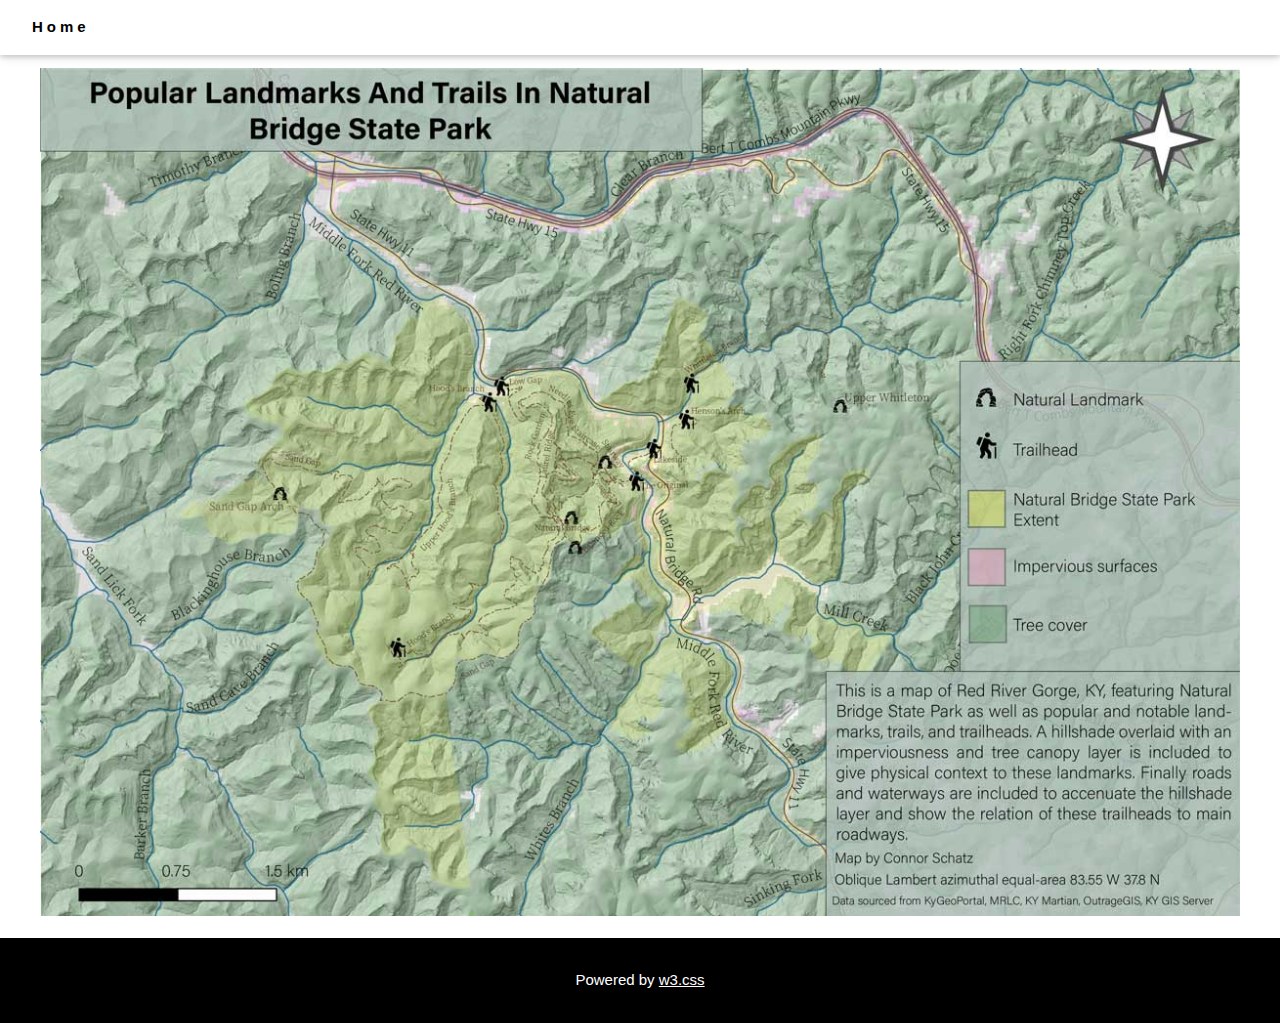
<file: page10.html>
<!DOCTYPE html>
<html>
<title>Connor Schatz</title>
<meta charset="UTF-8">
<meta name="viewport" content="width=device-width, initial-scale=1">
<link rel="stylesheet" href="css/w3.css">
<body>

<div class="w3-top">
  <div class="w3-bar w3-white w3-wide w3-padding w3-card">
    <a href="index.html" class="w3-bar-item w3-button"><b>Home</b></a>
    <!-- Float links to the right. -->
  </div>
</div>

<header class="w3-display-container w3-content w3-wide" style="max-width:1200px;" id="home">
  <br><br><br>
  <img class="w3-image" src="images/Lab-1-(Revision)--CS_web.jpg" alt="Architecture" width="1200" height="587">
  <br><br>
</header>

<footer class="w3-center w3-black w3-padding-16">
  <p>Powered by <a href="https://www.w3schools.com/w3css/default.asp" title="W3.CSS" target="_blank" class="w3-hover-text-green">w3.css</a></p>
</footer>

</body>
</html>
</file>
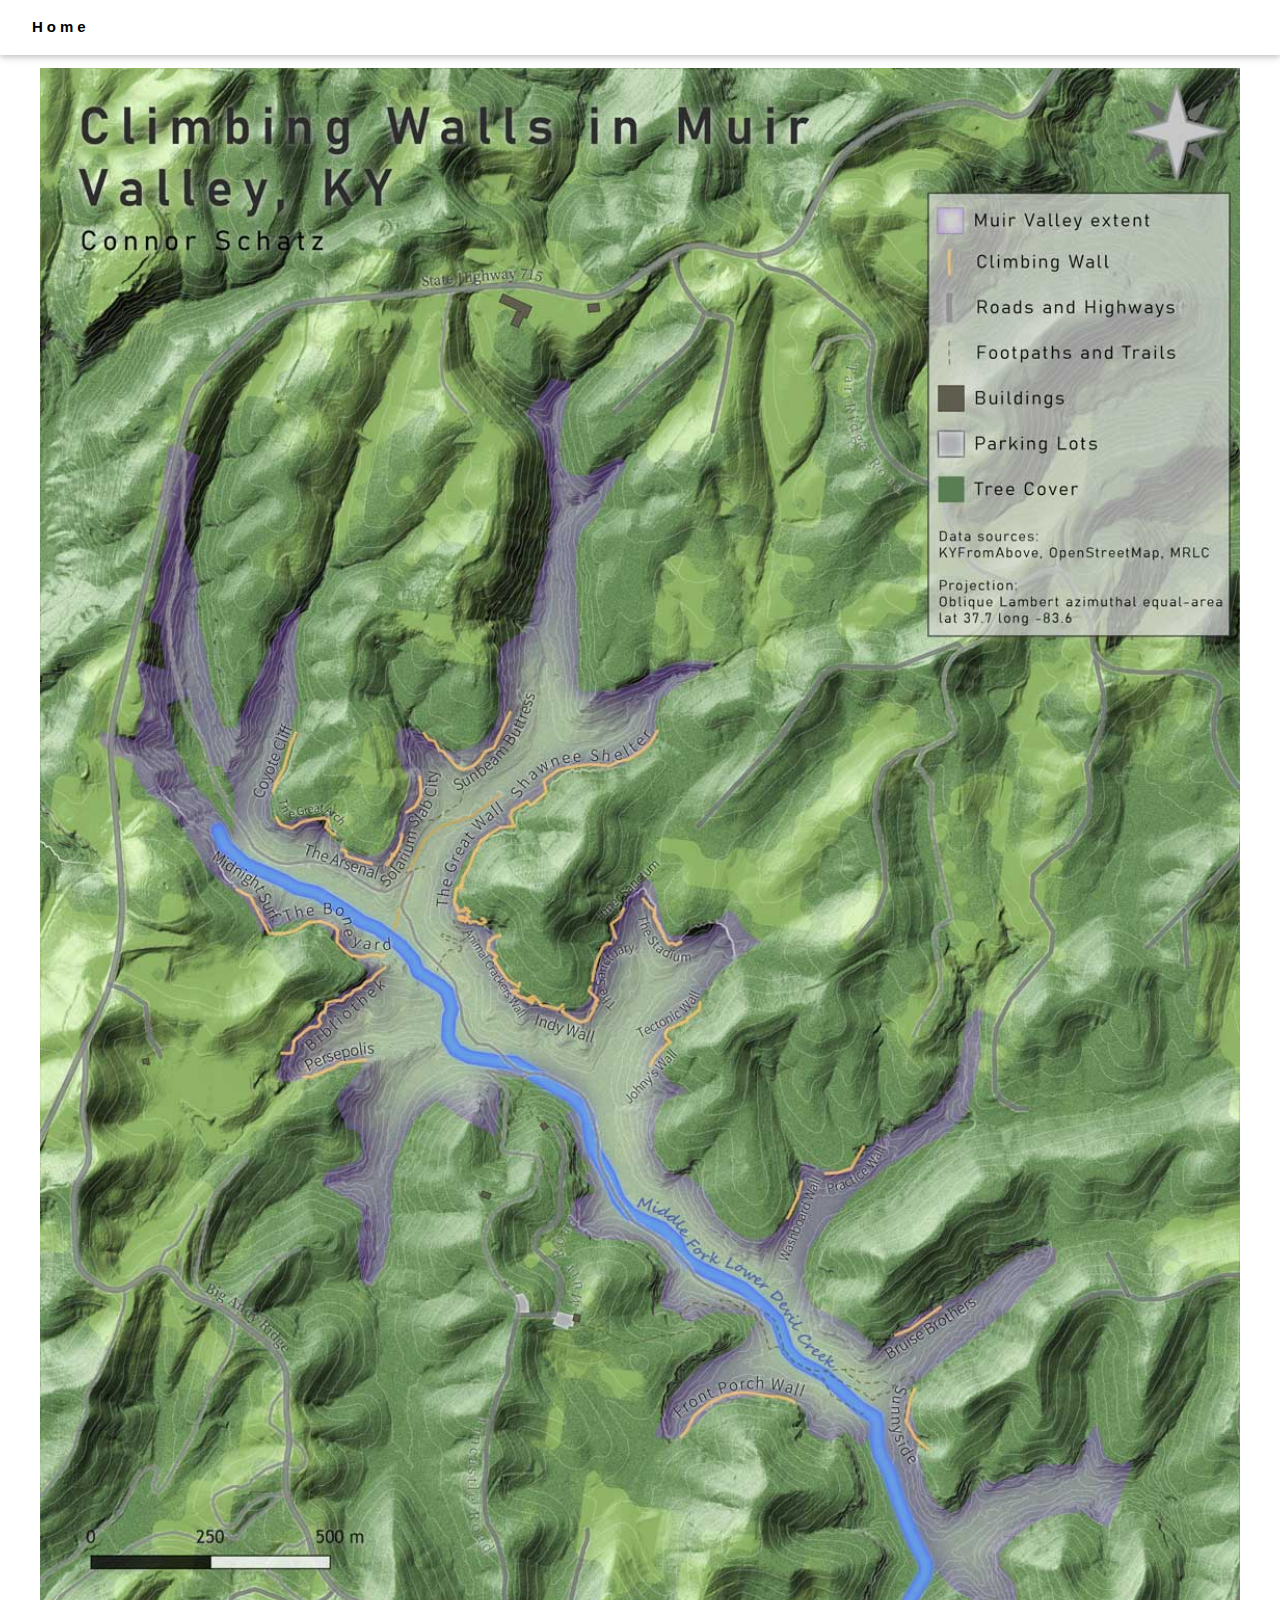
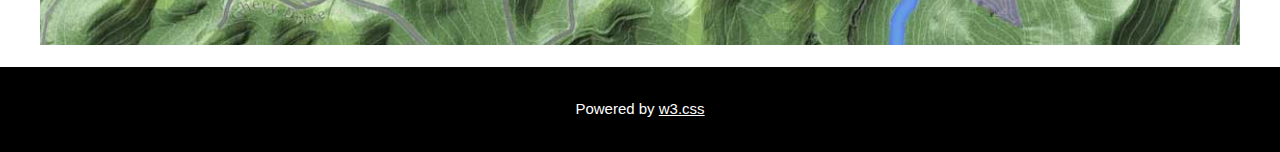
<file: page11.html>
<!DOCTYPE html>
<html>
<title>Connor Schatz</title>
<meta charset="UTF-8">
<meta name="viewport" content="width=device-width, initial-scale=1">
<link rel="stylesheet" href="css/w3.css">
<body>

<div class="w3-top">
  <div class="w3-bar w3-white w3-wide w3-padding w3-card">
    <a href="index.html" class="w3-bar-item w3-button"><b>Home</b></a>
    <!-- Float links to the right. -->
  </div>
</div>

<header class="w3-display-container w3-content w3-wide" style="max-width:1200px;" id="home">
  <br><br><br>
  <img class="w3-image" src="images/MuirValley_finalmap_web.jpg" alt="Architecture" width="1200" height="587">
  <br><br>
</header>

<footer class="w3-center w3-black w3-padding-16">
  <p>Powered by <a href="https://www.w3schools.com/w3css/default.asp" title="W3.CSS" target="_blank" class="w3-hover-text-green">w3.css</a></p>
</footer>

</body>
</html>
</file>
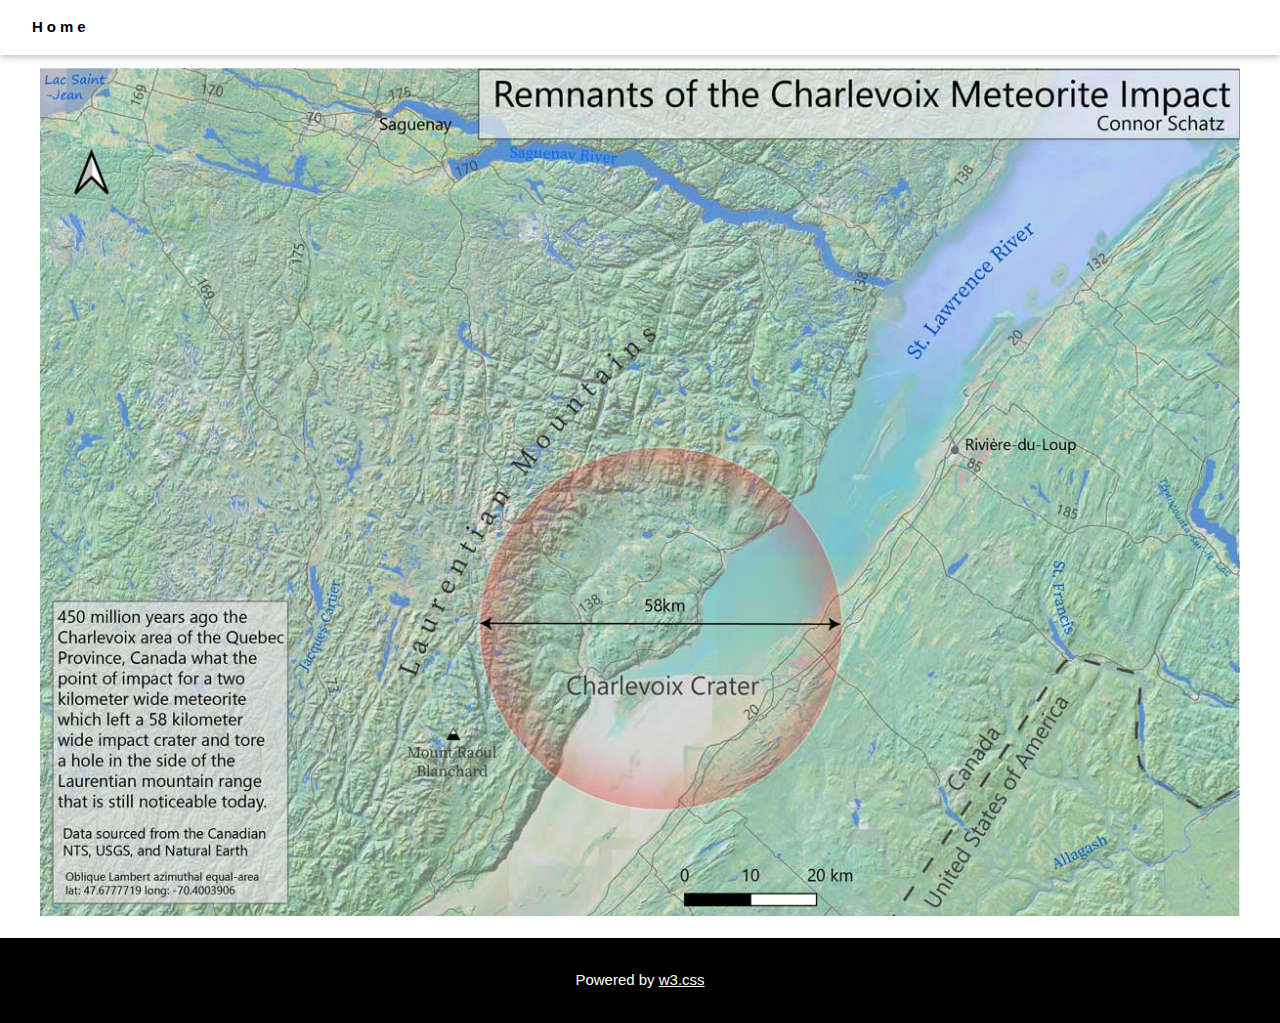
<file: page2.html>
<!DOCTYPE html>
<html>
<title>Connor Schatz</title>
<meta charset="UTF-8">
<meta name="viewport" content="width=device-width, initial-scale=1">
<link rel="stylesheet" href="css/w3.css">
<body>

<div class="w3-top">
  <div class="w3-bar w3-white w3-wide w3-padding w3-card">
    <a href="index.html" class="w3-bar-item w3-button"><b>Home</b></a>
    <!-- Float links to the right. -->
  </div>
</div>

<header class="w3-display-container w3-content w3-wide" style="max-width:1200px;" id="home">
  <br><br><br>
  <img class="w3-image" src="images/GEO-305-Final---CS_web.jpg" alt="Architecture" width="1200" height="587">
  <br><br>
</header>

<footer class="w3-center w3-black w3-padding-16">
  <p>Powered by <a href="https://www.w3schools.com/w3css/default.asp" title="W3.CSS" target="_blank" class="w3-hover-text-green">w3.css</a></p>
</footer>

</body>
</html>
</file>
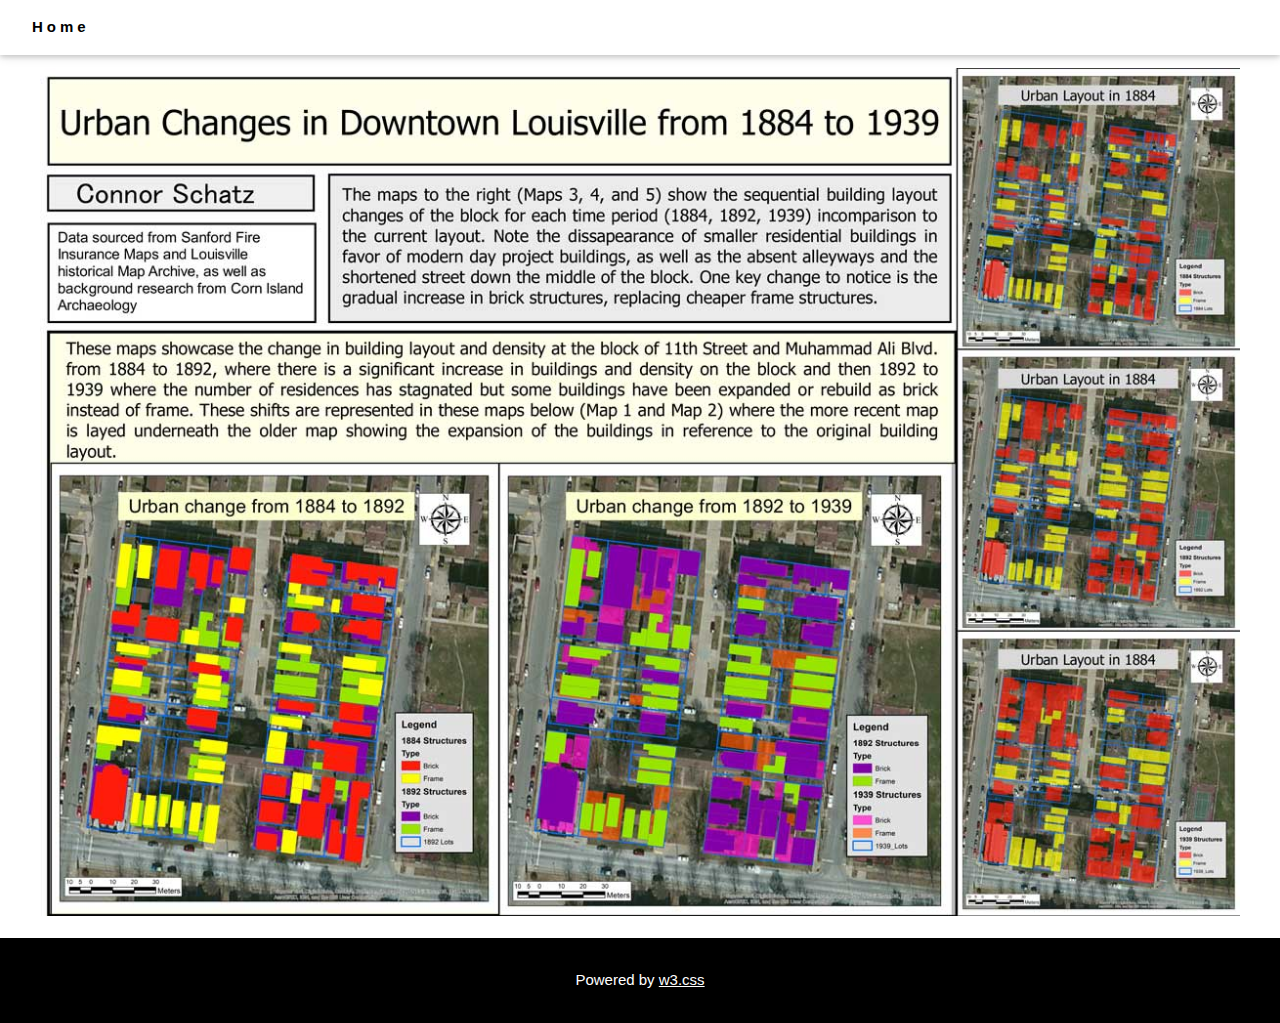
<file: page3.html>
<!DOCTYPE html>
<html>
<title>Connor Schatz</title>
<meta charset="UTF-8">
<meta name="viewport" content="width=device-width, initial-scale=1">
<link rel="stylesheet" href="css/w3.css">
<body>

<div class="w3-top">
  <div class="w3-bar w3-white w3-wide w3-padding w3-card">
    <a href="index.html" class="w3-bar-item w3-button"><b>Home</b></a>
    <!-- Float links to the right. -->
  </div>
</div>

<header class="w3-display-container w3-content w3-wide" style="max-width:1200px;" id="home">
  <br><br><br>
  <img class="w3-image" src="images/Schatz_FinalProjectMap_web.jpg" alt="Architecture" width="1200" height="587">
  <br><br>
</header>

<footer class="w3-center w3-black w3-padding-16">
  <p>Powered by <a href="https://www.w3schools.com/w3css/default.asp" title="W3.CSS" target="_blank" class="w3-hover-text-green">w3.css</a></p>
</footer>

</body>
</html>
</file>
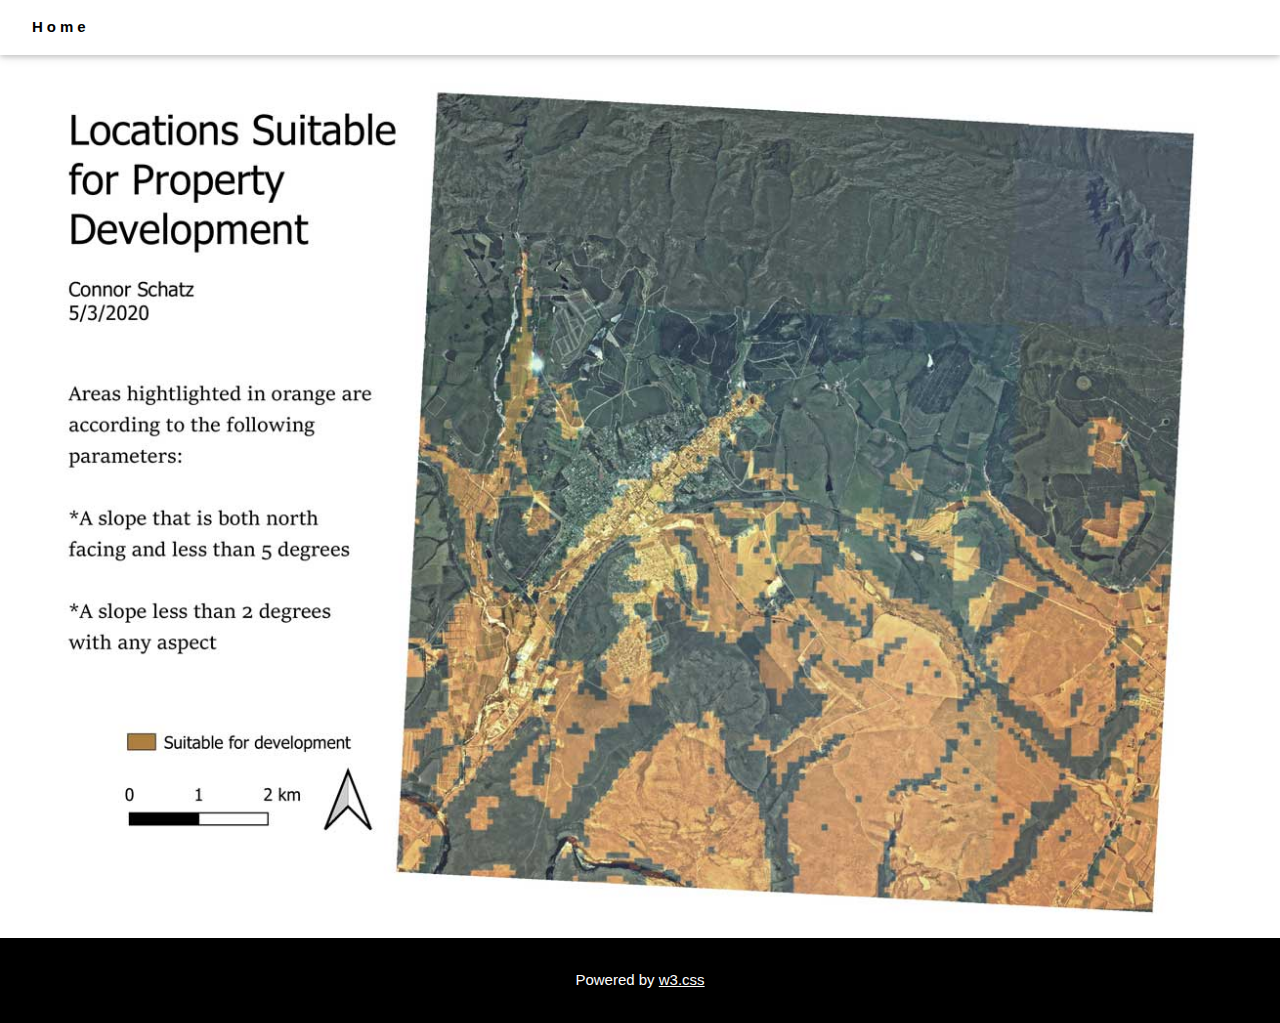
<file: page4.html>
<!DOCTYPE html>
<html>
<title>Connor Schatz</title>
<meta charset="UTF-8">
<meta name="viewport" content="width=device-width, initial-scale=1">
<link rel="stylesheet" href="css/w3.css">
<body>

<div class="w3-top">
  <div class="w3-bar w3-white w3-wide w3-padding w3-card">
    <a href="index.html" class="w3-bar-item w3-button"><b>Home</b></a>
    <!-- Float links to the right. -->
  </div>
</div>

<header class="w3-display-container w3-content w3-wide" style="max-width:1200px;" id="home">
  <br><br><br>
  <img class="w3-image" src="images/Schatz_Lab8_web.jpg" alt="Architecture" width="1200" height="587">
  <br><br>
</header>

<footer class="w3-center w3-black w3-padding-16">
  <p>Powered by <a href="https://www.w3schools.com/w3css/default.asp" title="W3.CSS" target="_blank" class="w3-hover-text-green">w3.css</a></p>
</footer>

</body>
</html>
</file>
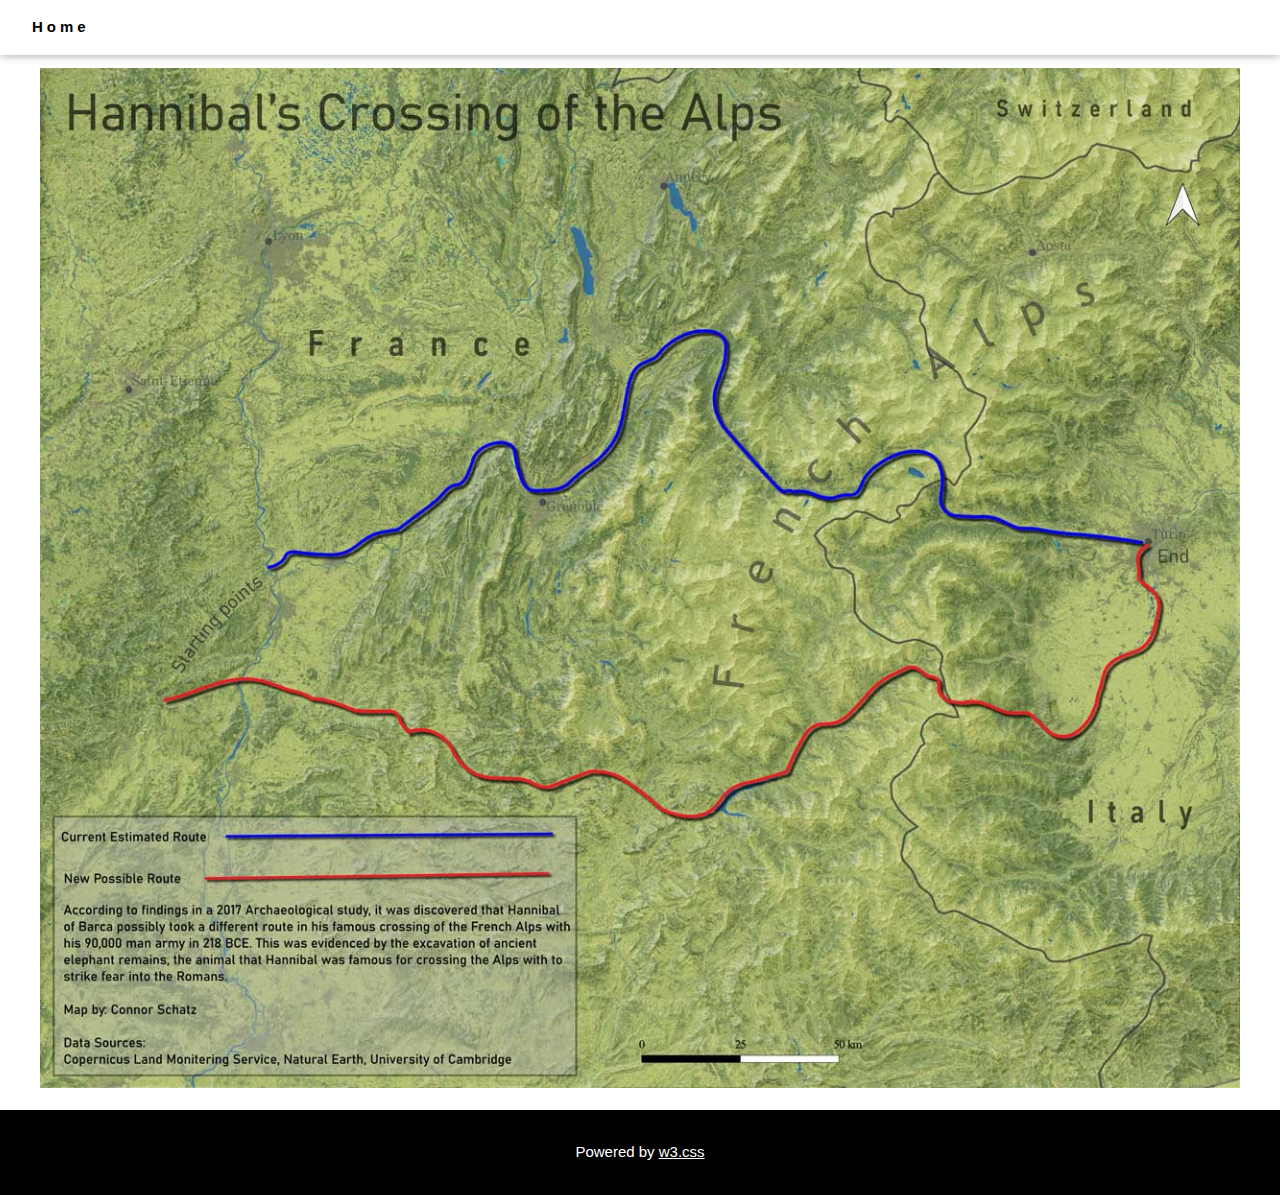
<file: page5.html>
<!DOCTYPE html>
<html>
<title>Connor Schatz</title>
<meta charset="UTF-8">
<meta name="viewport" content="width=device-width, initial-scale=1">
<link rel="stylesheet" href="css/w3.css">
<body>

<div class="w3-top">
  <div class="w3-bar w3-white w3-wide w3-padding w3-card">
    <a href="index.html" class="w3-bar-item w3-button"><b>Home</b></a>
    <!-- Float links to the right. -->
  </div>
</div>

<header class="w3-display-container w3-content w3-wide" style="max-width:1200px;" id="home">
  <br><br><br>
  <img class="w3-image" src="images/Lab3_map150dpi_web.jpg" alt="Architecture" width="1200" height="587">
  <br><br>
</header>

<footer class="w3-center w3-black w3-padding-16">
  <p>Powered by <a href="https://www.w3schools.com/w3css/default.asp" title="W3.CSS" target="_blank" class="w3-hover-text-green">w3.css</a></p>
</footer>

</body>
</html>
</file>
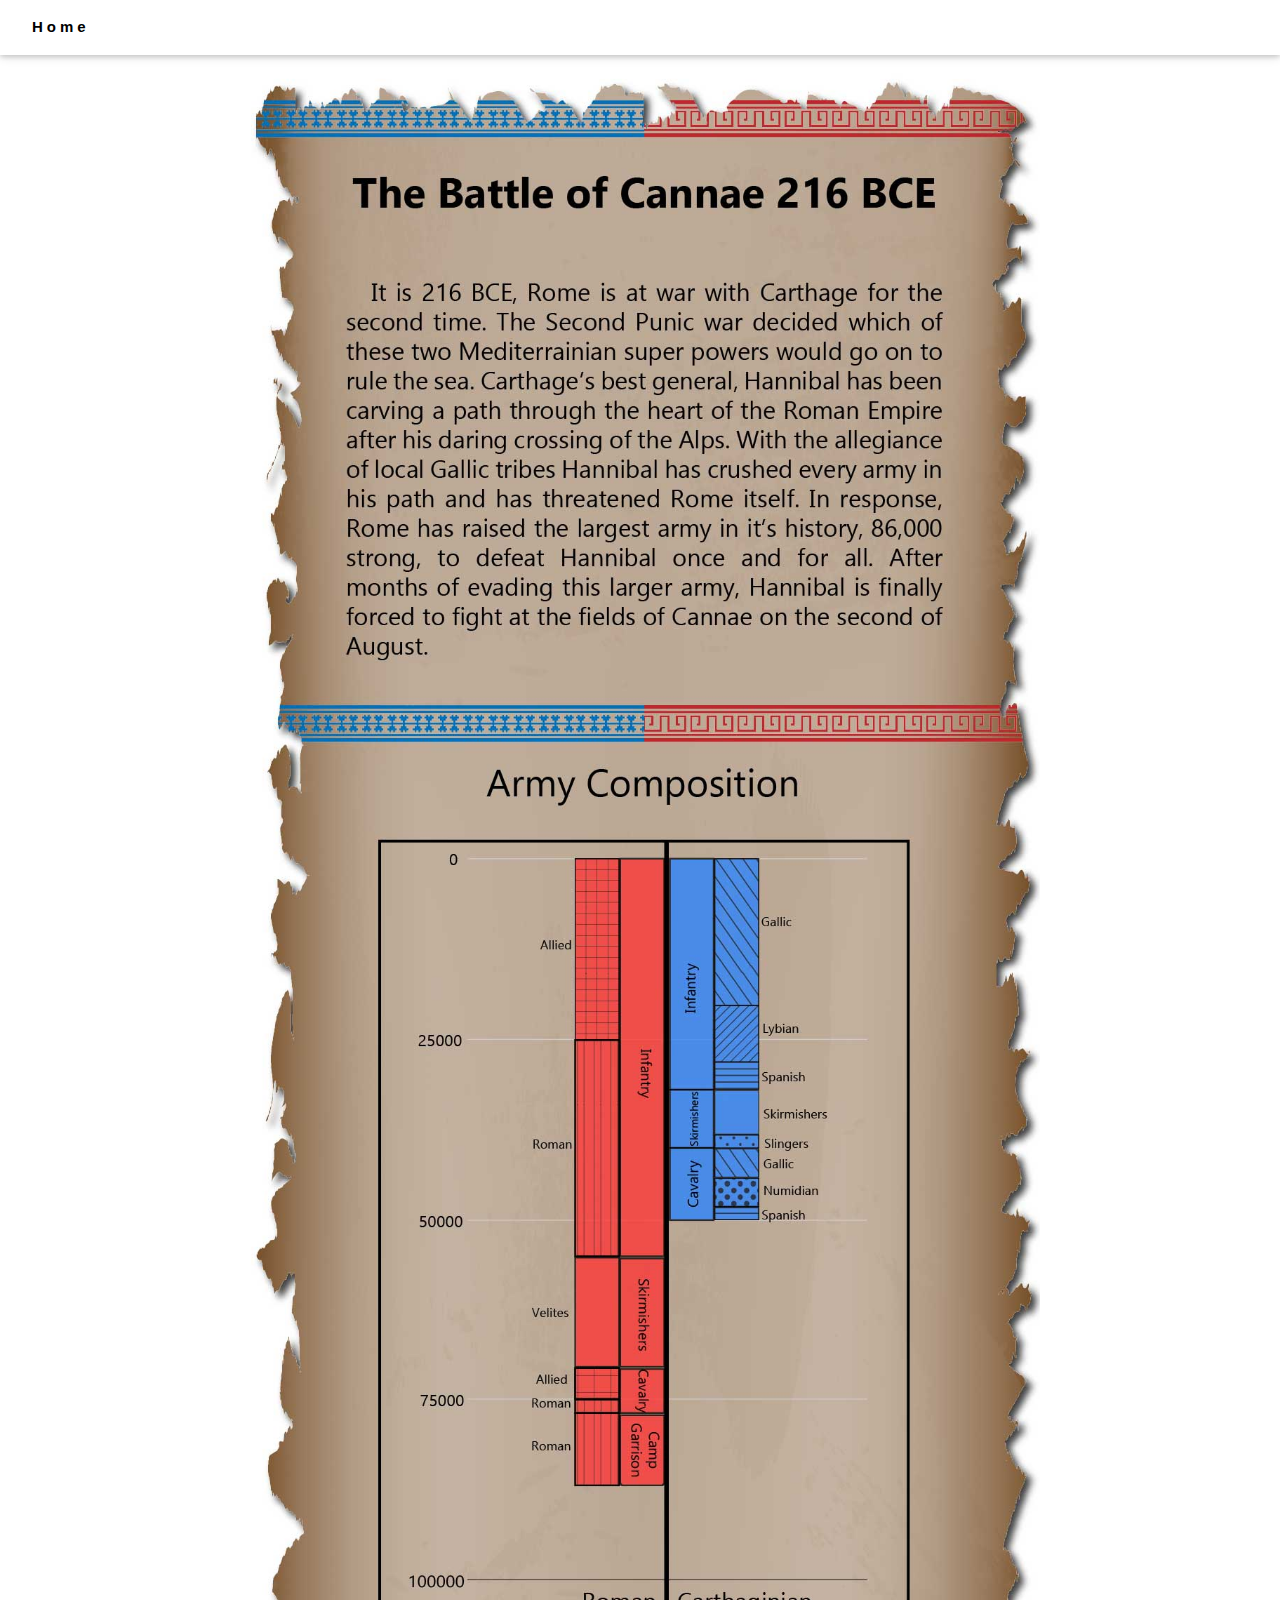
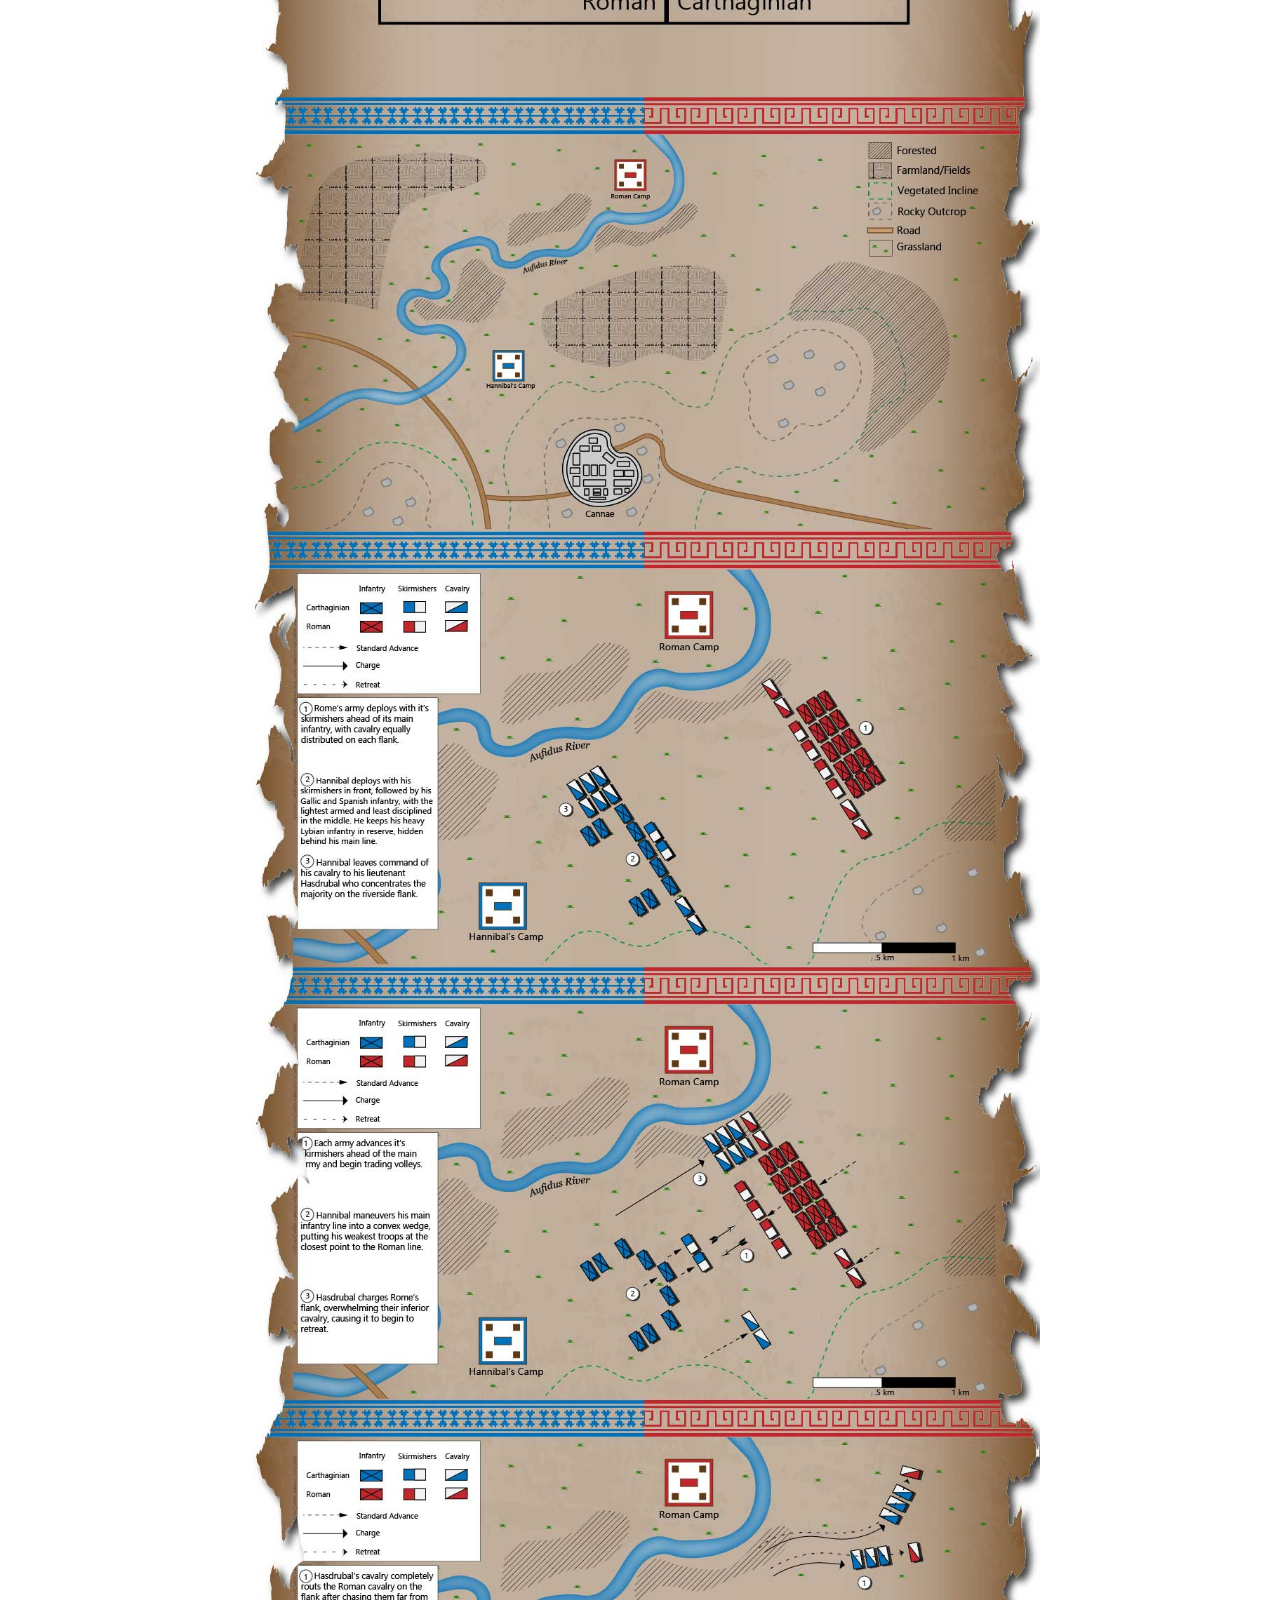
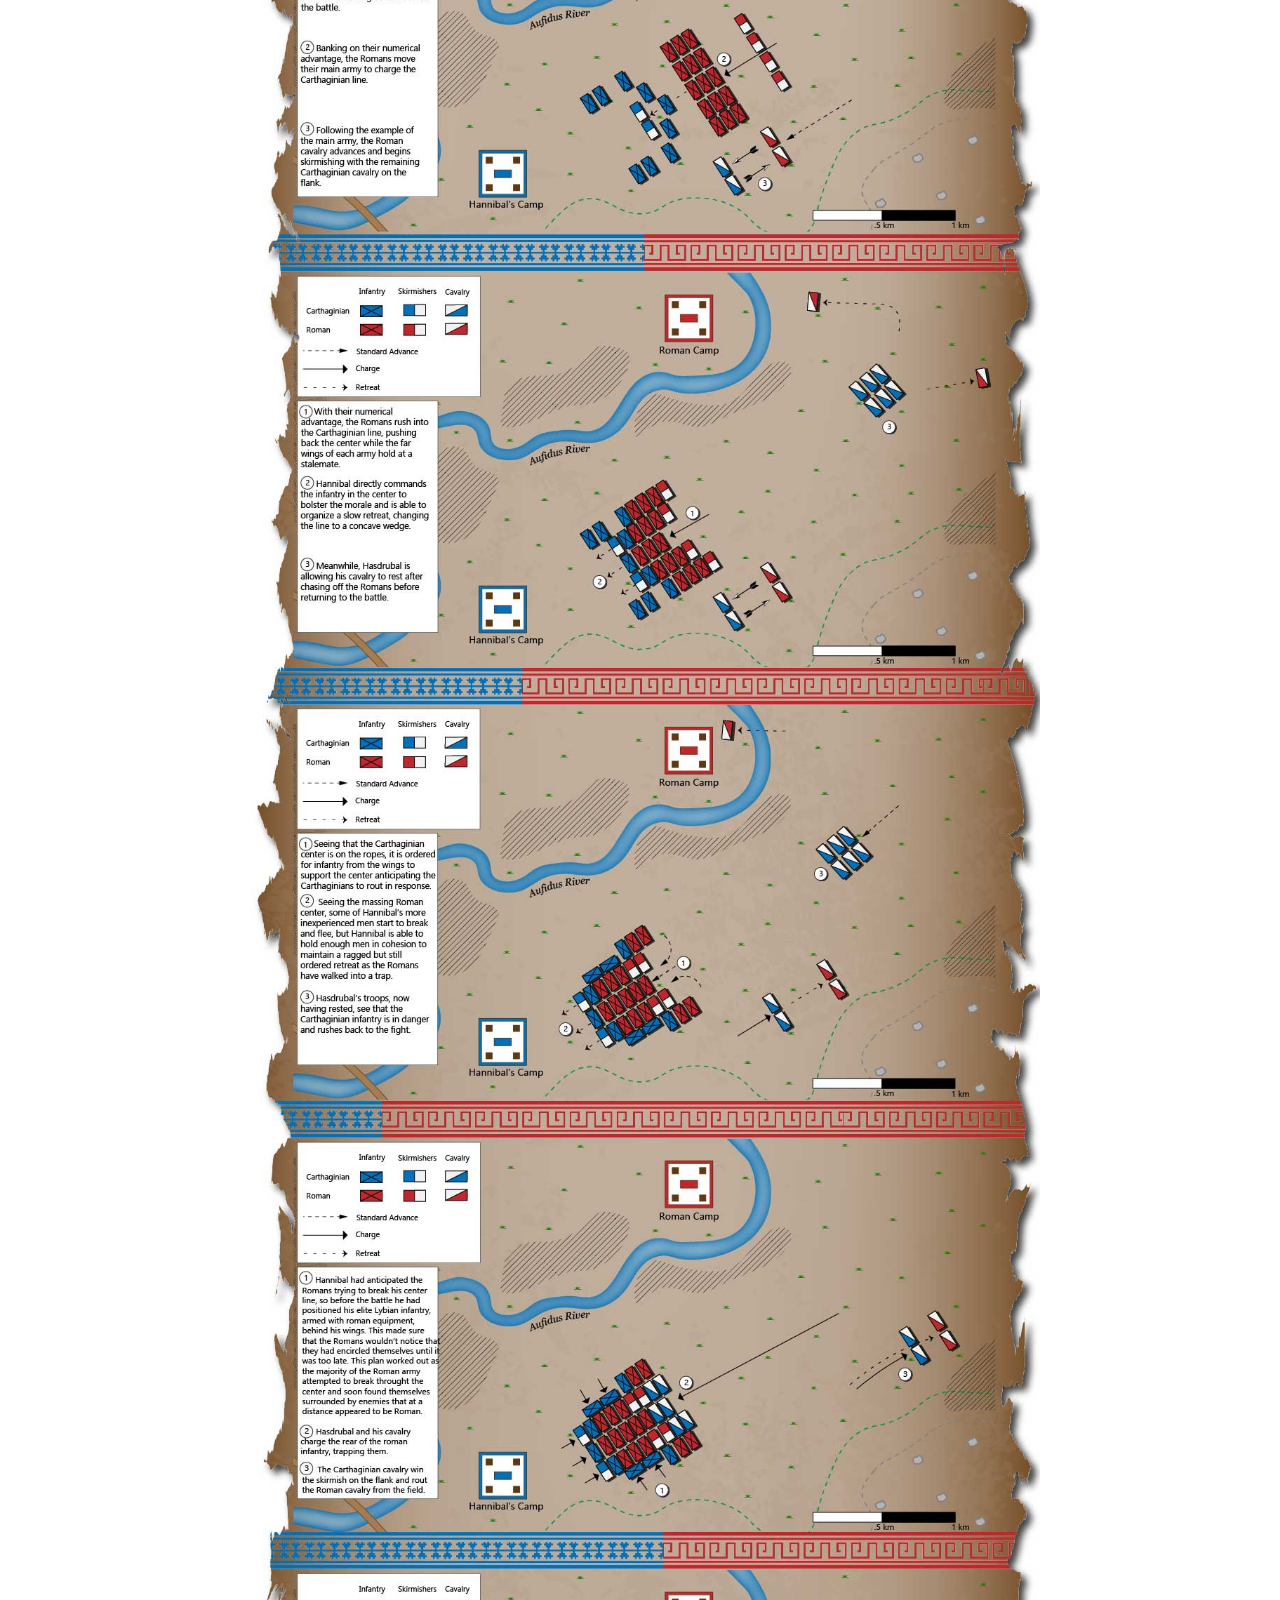
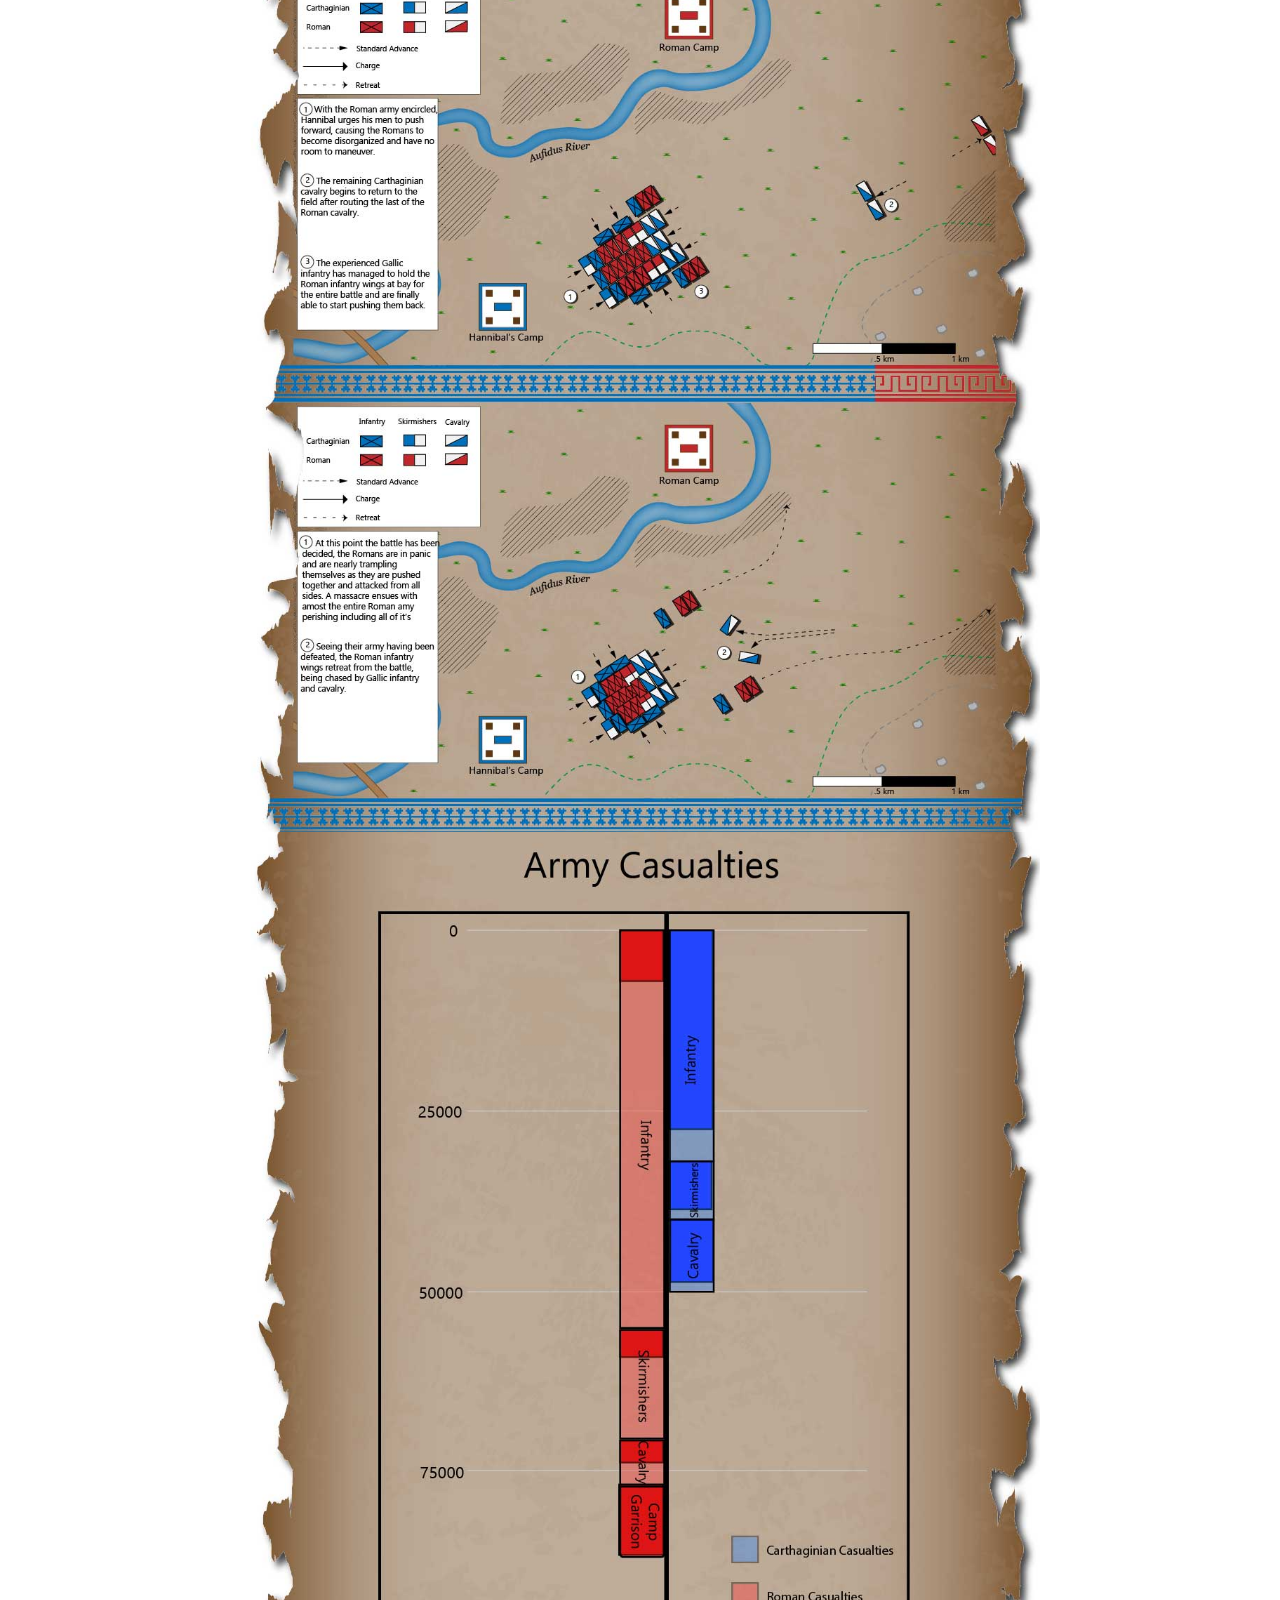
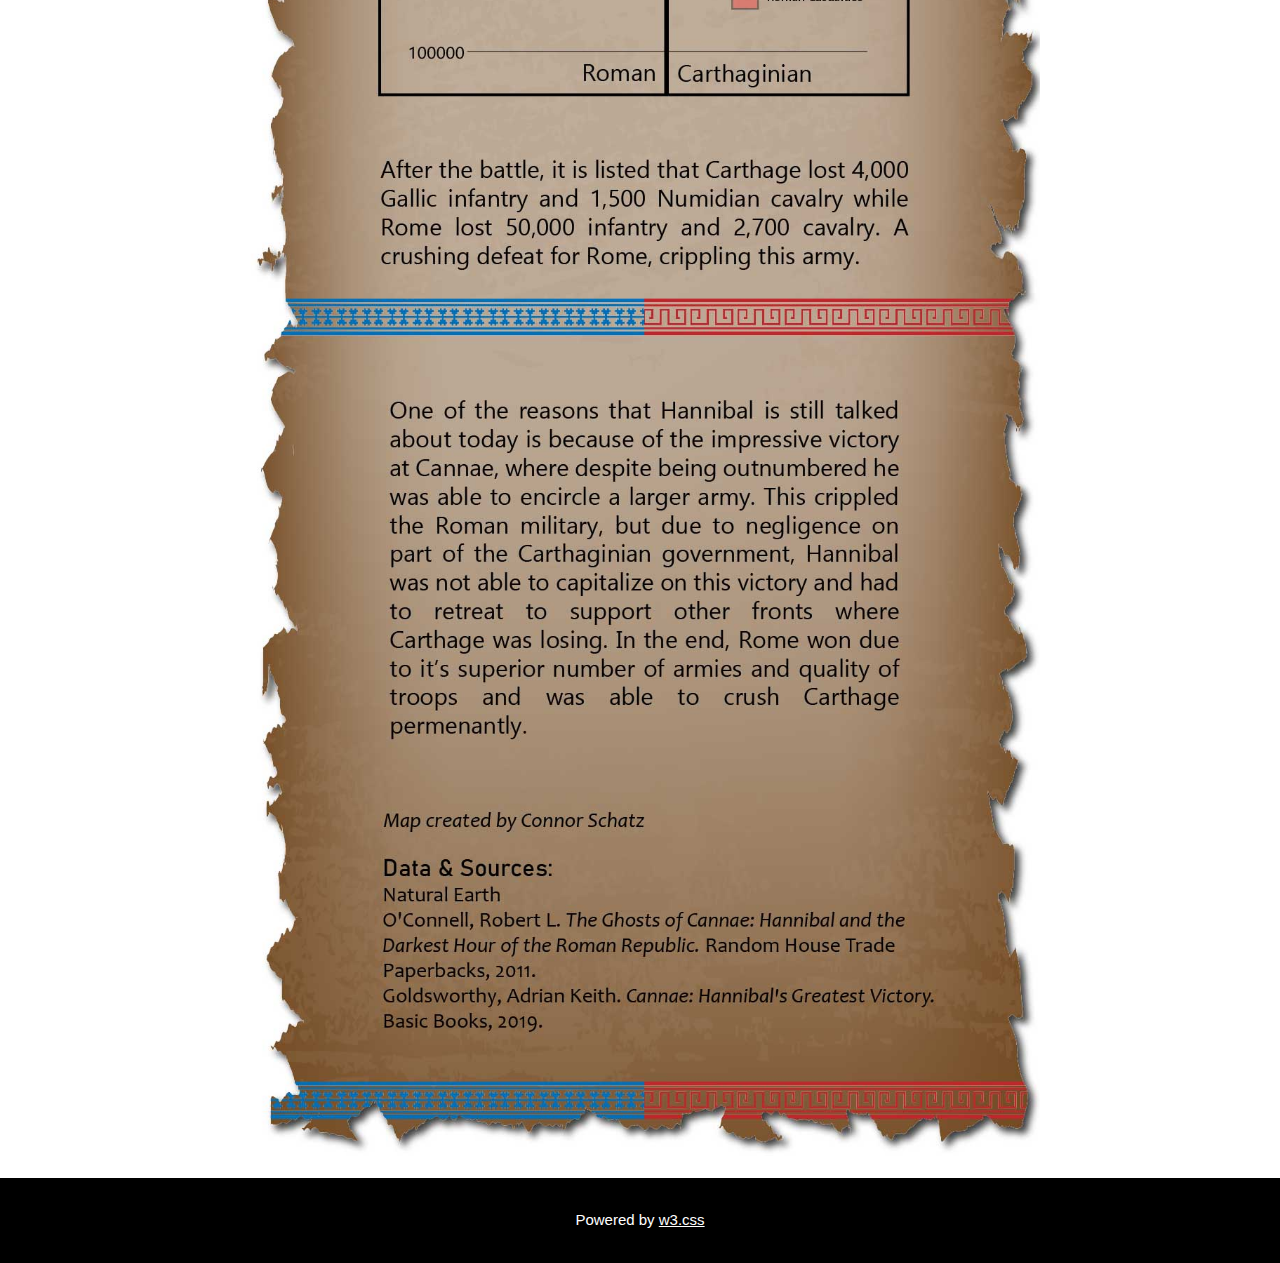
<file: page6.html>
<!DOCTYPE html>
<html>
<title>Connor Schatz</title>
<meta charset="UTF-8">
<meta name="viewport" content="width=device-width, initial-scale=1">
<link rel="stylesheet" href="css/w3.css">
<body>

<div class="w3-top">
  <div class="w3-bar w3-white w3-wide w3-padding w3-card">
    <a href="index.html" class="w3-bar-item w3-button"><b>Home</b></a>
    <!-- Float links to the right. -->
  </div>
</div>

<header class="w3-display-container w3-content w3-wide" style="max-width:800px;" id="home">
  <br><br><br>
  <img class="w3-image" src="images/StoryMap_Schatz_LowRes_web1.jpg" alt="Architecture" width="1200" height="587">
  <img class="w3-image" src="images/StoryMap_Schatz_LowRes_web2.jpg" alt="Architecture" width="1200" height="587">
  <img class="w3-image" src="images/StoryMap_Schatz_LowRes_web3.jpg" alt="Architecture" width="1200" height="587">
  <img class="w3-image" src="images/StoryMap_Schatz_LowRes_web4.jpg" alt="Architecture" width="1200" height="587">
  <br><br>
</header>

<footer class="w3-center w3-black w3-padding-16">
  <p>Powered by <a href="https://www.w3schools.com/w3css/default.asp" title="W3.CSS" target="_blank" class="w3-hover-text-green">w3.css</a></p>
</footer>

</body>
</html>
</file>
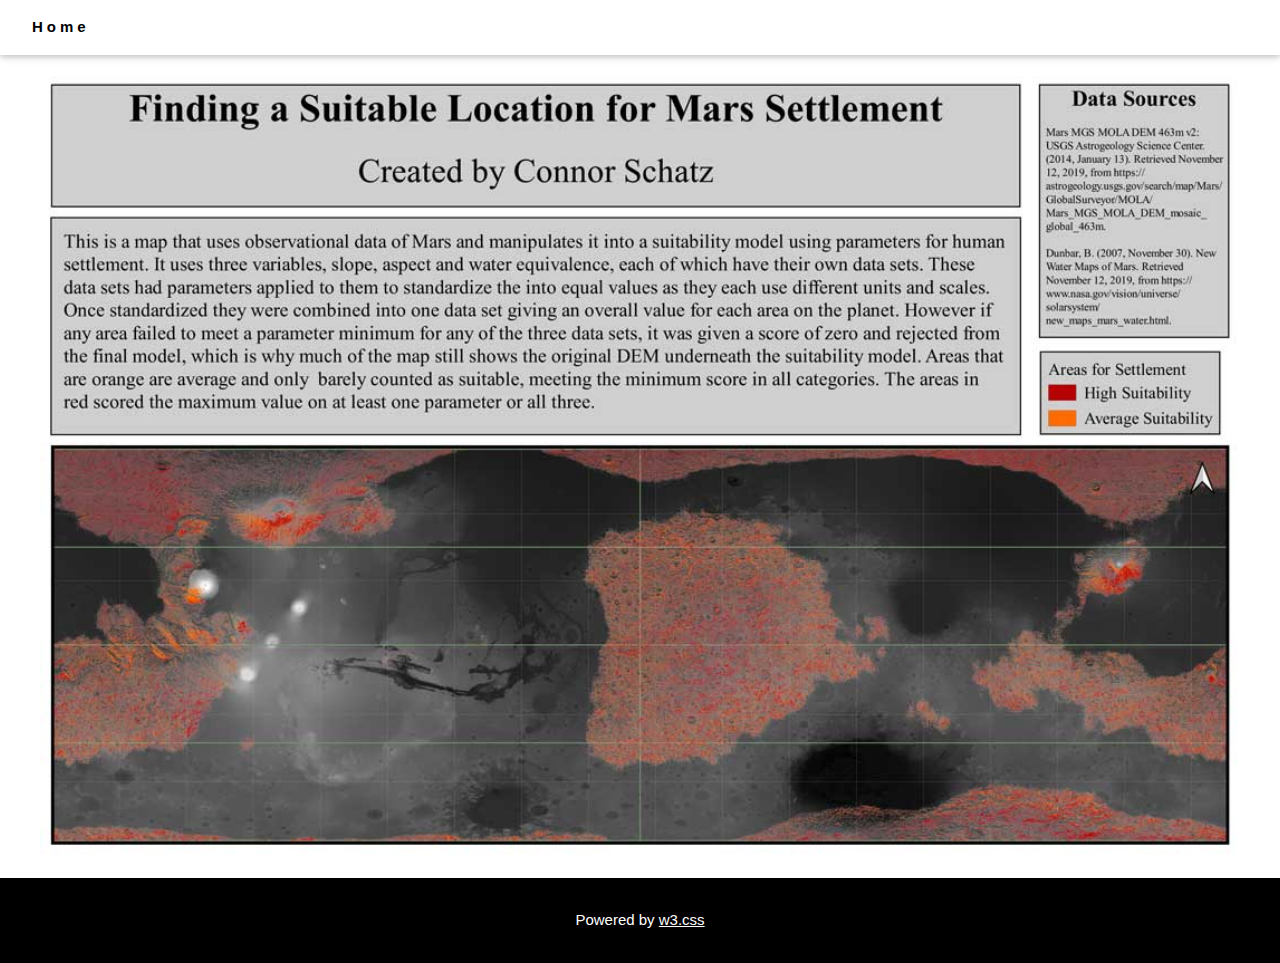
<file: page7.html>
<!DOCTYPE html>
<html>
<title>Connor Schatz</title>
<meta charset="UTF-8">
<meta name="viewport" content="width=device-width, initial-scale=1">
<link rel="stylesheet" href="css/w3.css">
<body>

<div class="w3-top">
  <div class="w3-bar w3-white w3-wide w3-padding w3-card">
    <a href="index.html" class="w3-bar-item w3-button"><b>Home</b></a>
    <!-- Float links to the right. -->
  </div>
</div>

<header class="w3-display-container w3-content w3-wide" style="max-width:1200px;" id="home">
  <br><br><br>
  <img class="w3-image" src="images/FinalSuitabilityMap.jpg" alt="Architecture" width="1200" height="587">
  <br><br>
</header>

<footer class="w3-center w3-black w3-padding-16">
  <p>Powered by <a href="https://www.w3schools.com/w3css/default.asp" title="W3.CSS" target="_blank" class="w3-hover-text-green">w3.css</a></p>
</footer>

</body>
</html>
</file>
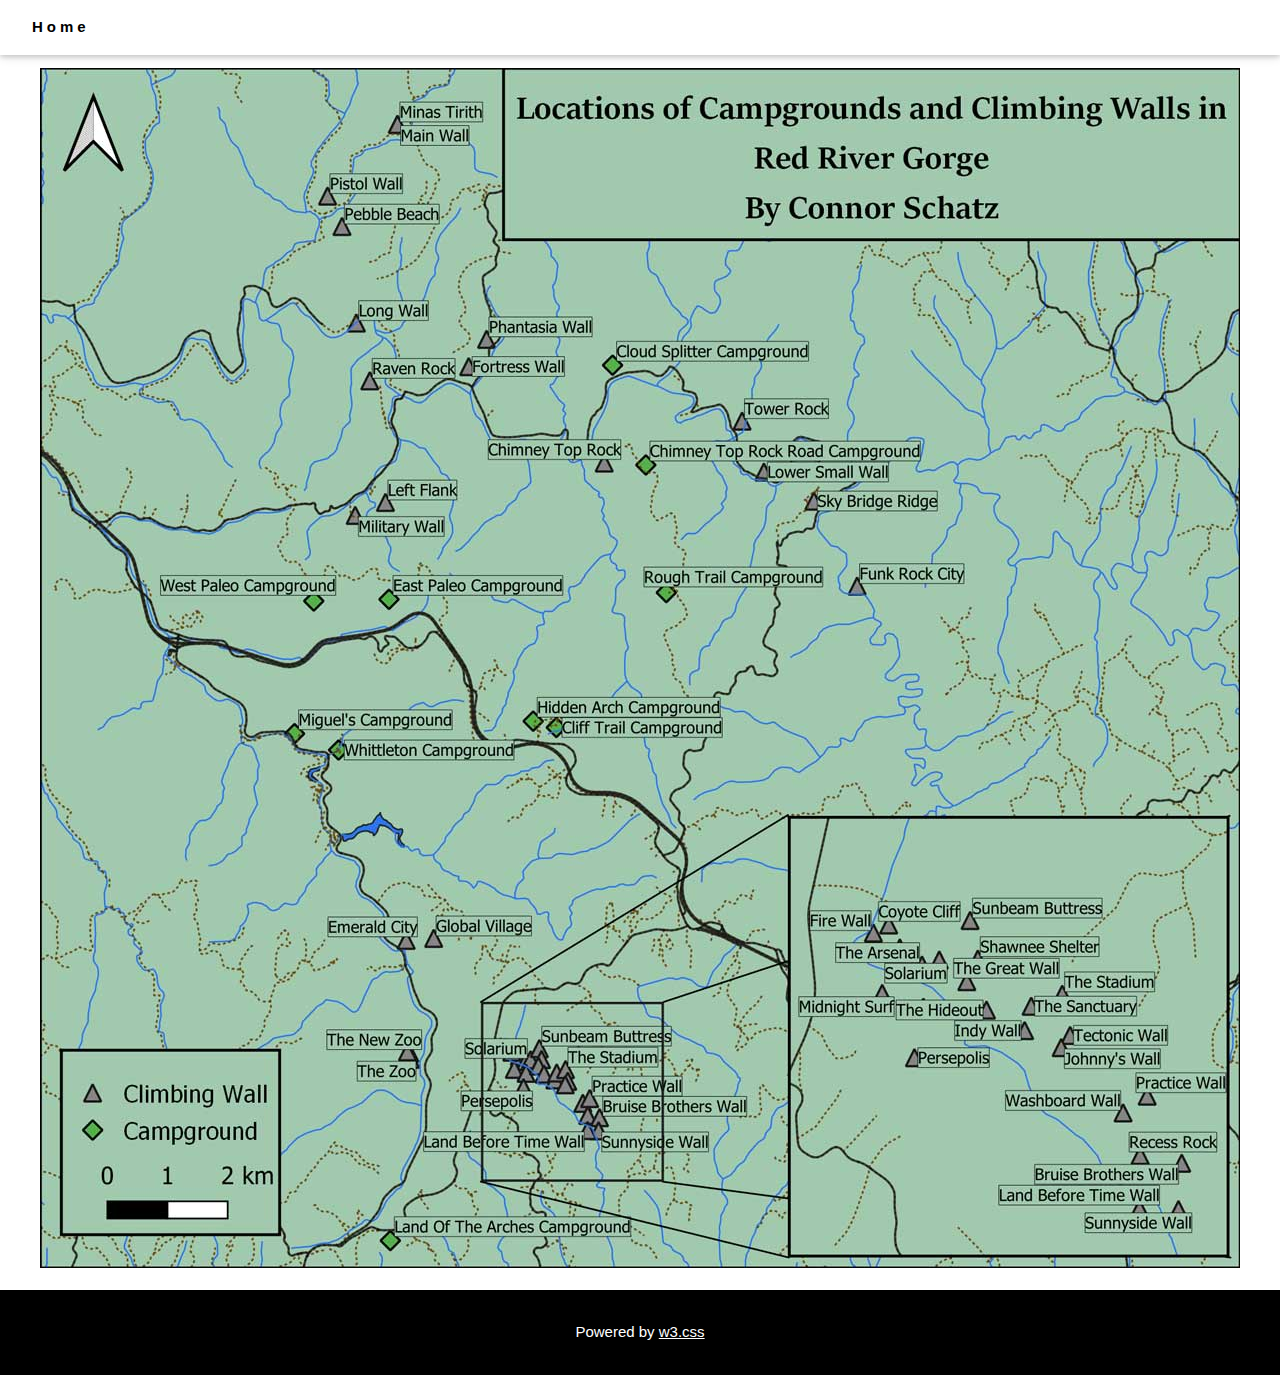
<file: page8.html>
<!DOCTYPE html>
<html>
<title>Connor Schatz</title>
<meta charset="UTF-8">
<meta name="viewport" content="width=device-width, initial-scale=1">
<link rel="stylesheet" href="css/w3.css">
<body>

<div class="w3-top">
  <div class="w3-bar w3-white w3-wide w3-padding w3-card">
    <a href="index.html" class="w3-bar-item w3-button"><b>Home</b></a>
    <!-- Float links to the right. -->
  </div>
</div>

<header class="w3-display-container w3-content w3-wide" style="max-width:1200px;" id="home">
  <br><br><br>
  <img class="w3-image" src="images/Mapping-Project-4-GEO109_web.jpg" alt="Architecture" width="1200" height="587">
  <br><br>
</header>

<footer class="w3-center w3-black w3-padding-16">
  <p>Powered by <a href="https://www.w3schools.com/w3css/default.asp" title="W3.CSS" target="_blank" class="w3-hover-text-green">w3.css</a></p>
</footer>

</body>
</html>
</file>
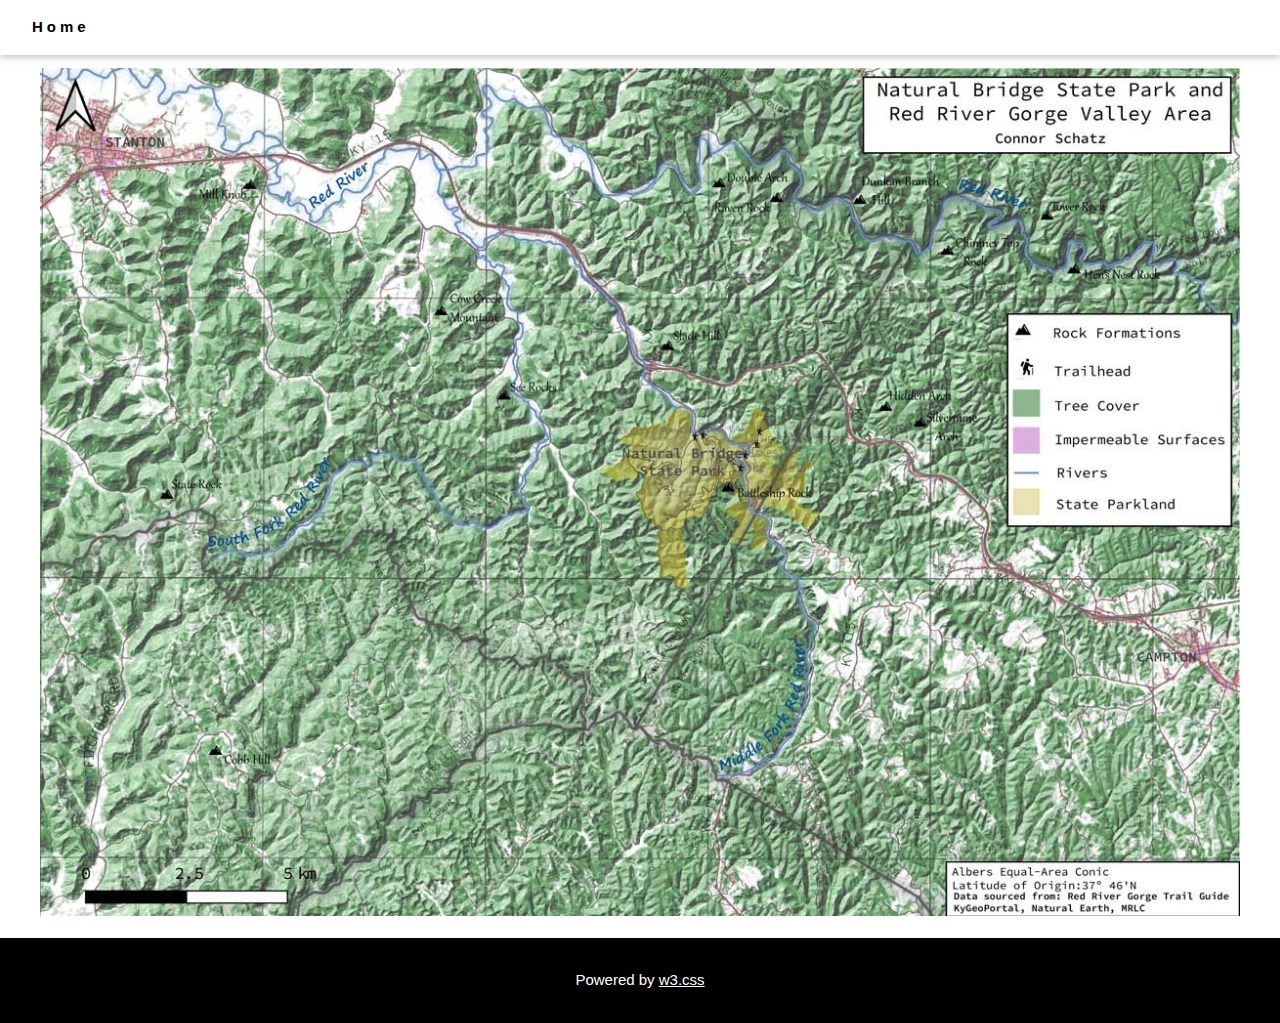
<file: page9.html>
<!DOCTYPE html>
<html>
<title>Connor Schatz</title>
<meta charset="UTF-8">
<meta name="viewport" content="width=device-width, initial-scale=1">
<link rel="stylesheet" href="css/w3.css">
<body>

<div class="w3-top">
  <div class="w3-bar w3-white w3-wide w3-padding w3-card">
    <a href="index.html" class="w3-bar-item w3-button"><b>Home</b></a>
    <!-- Float links to the right. -->
  </div>
</div>

<header class="w3-display-container w3-content w3-wide" style="max-width:1200px;" id="home">
  <br><br><br>
  <img class="w3-image" src="images/Lab2RRG_web.jpg" alt="Architecture" width="1200" height="587">
  <br><br>
</header>

<footer class="w3-center w3-black w3-padding-16">
  <p>Powered by <a href="https://www.w3schools.com/w3css/default.asp" title="W3.CSS" target="_blank" class="w3-hover-text-green">w3.css</a></p>
</footer>

</body>
</html>
</file>
